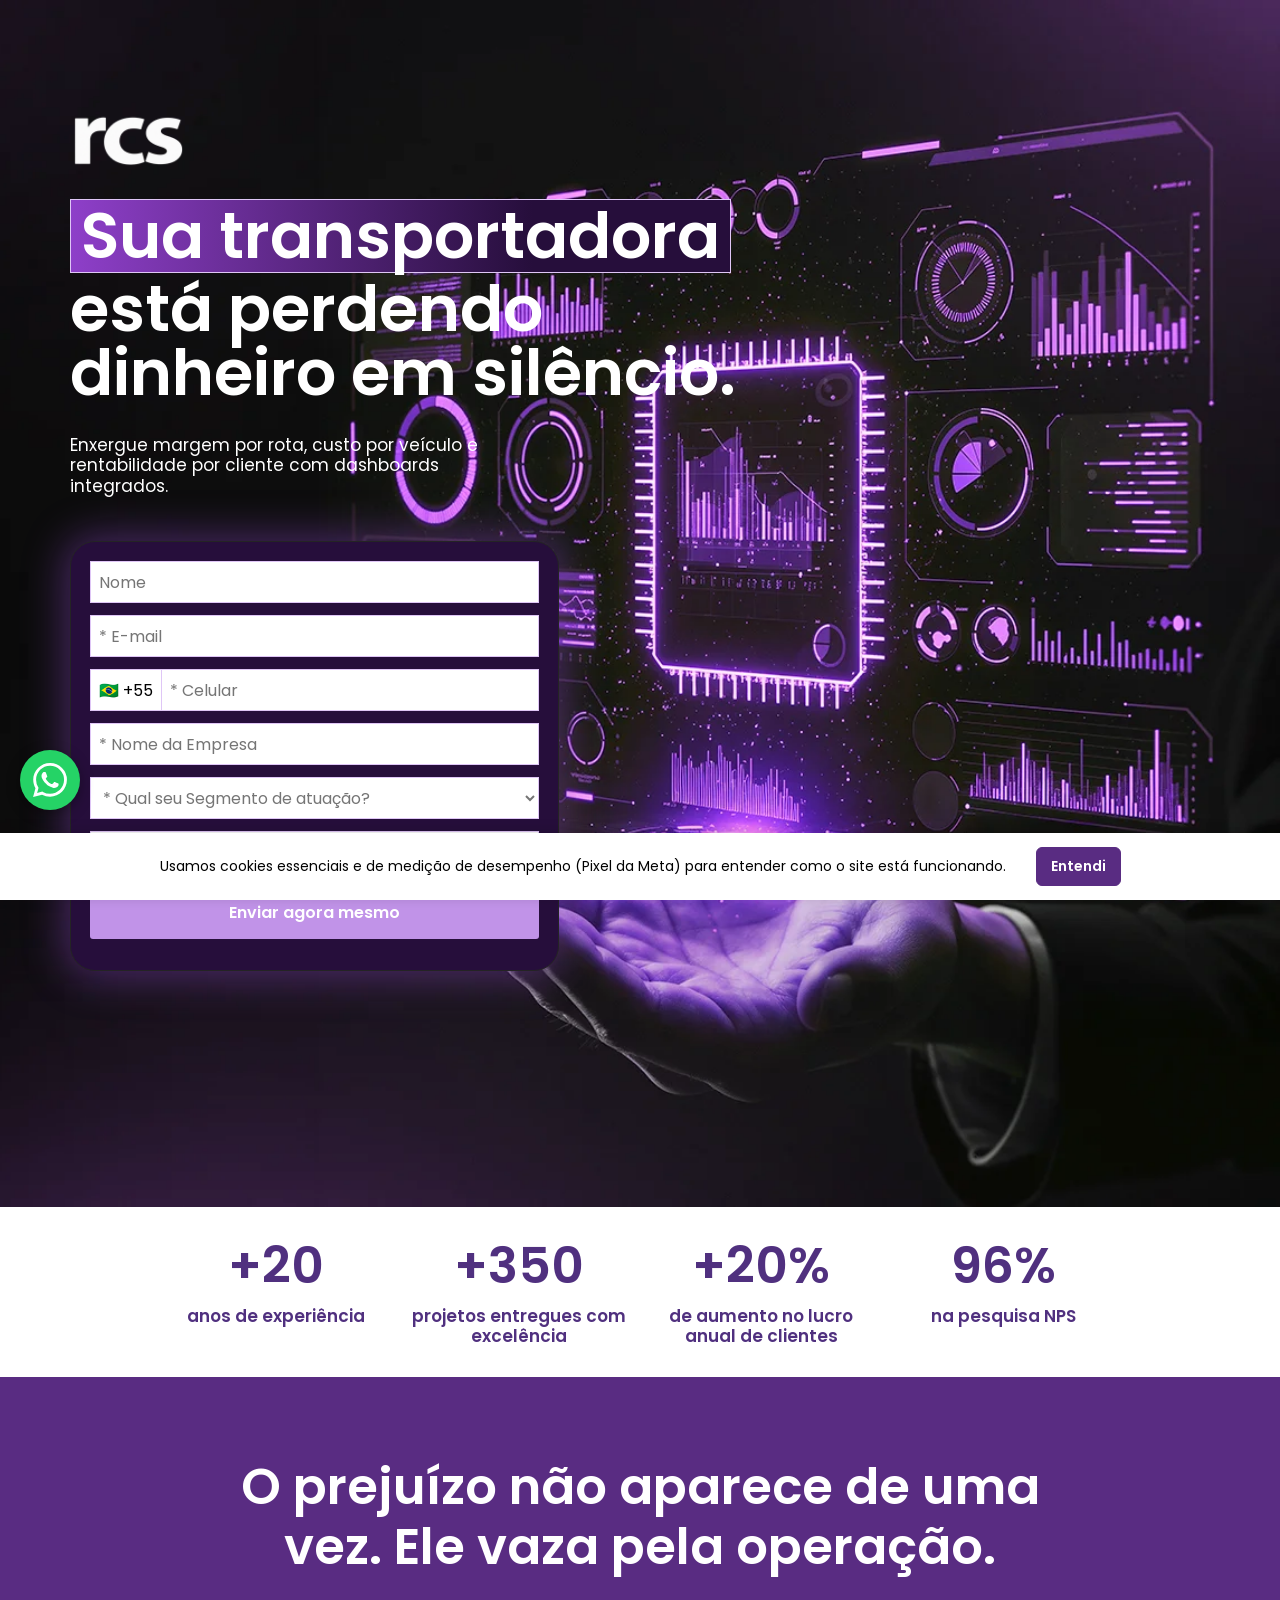
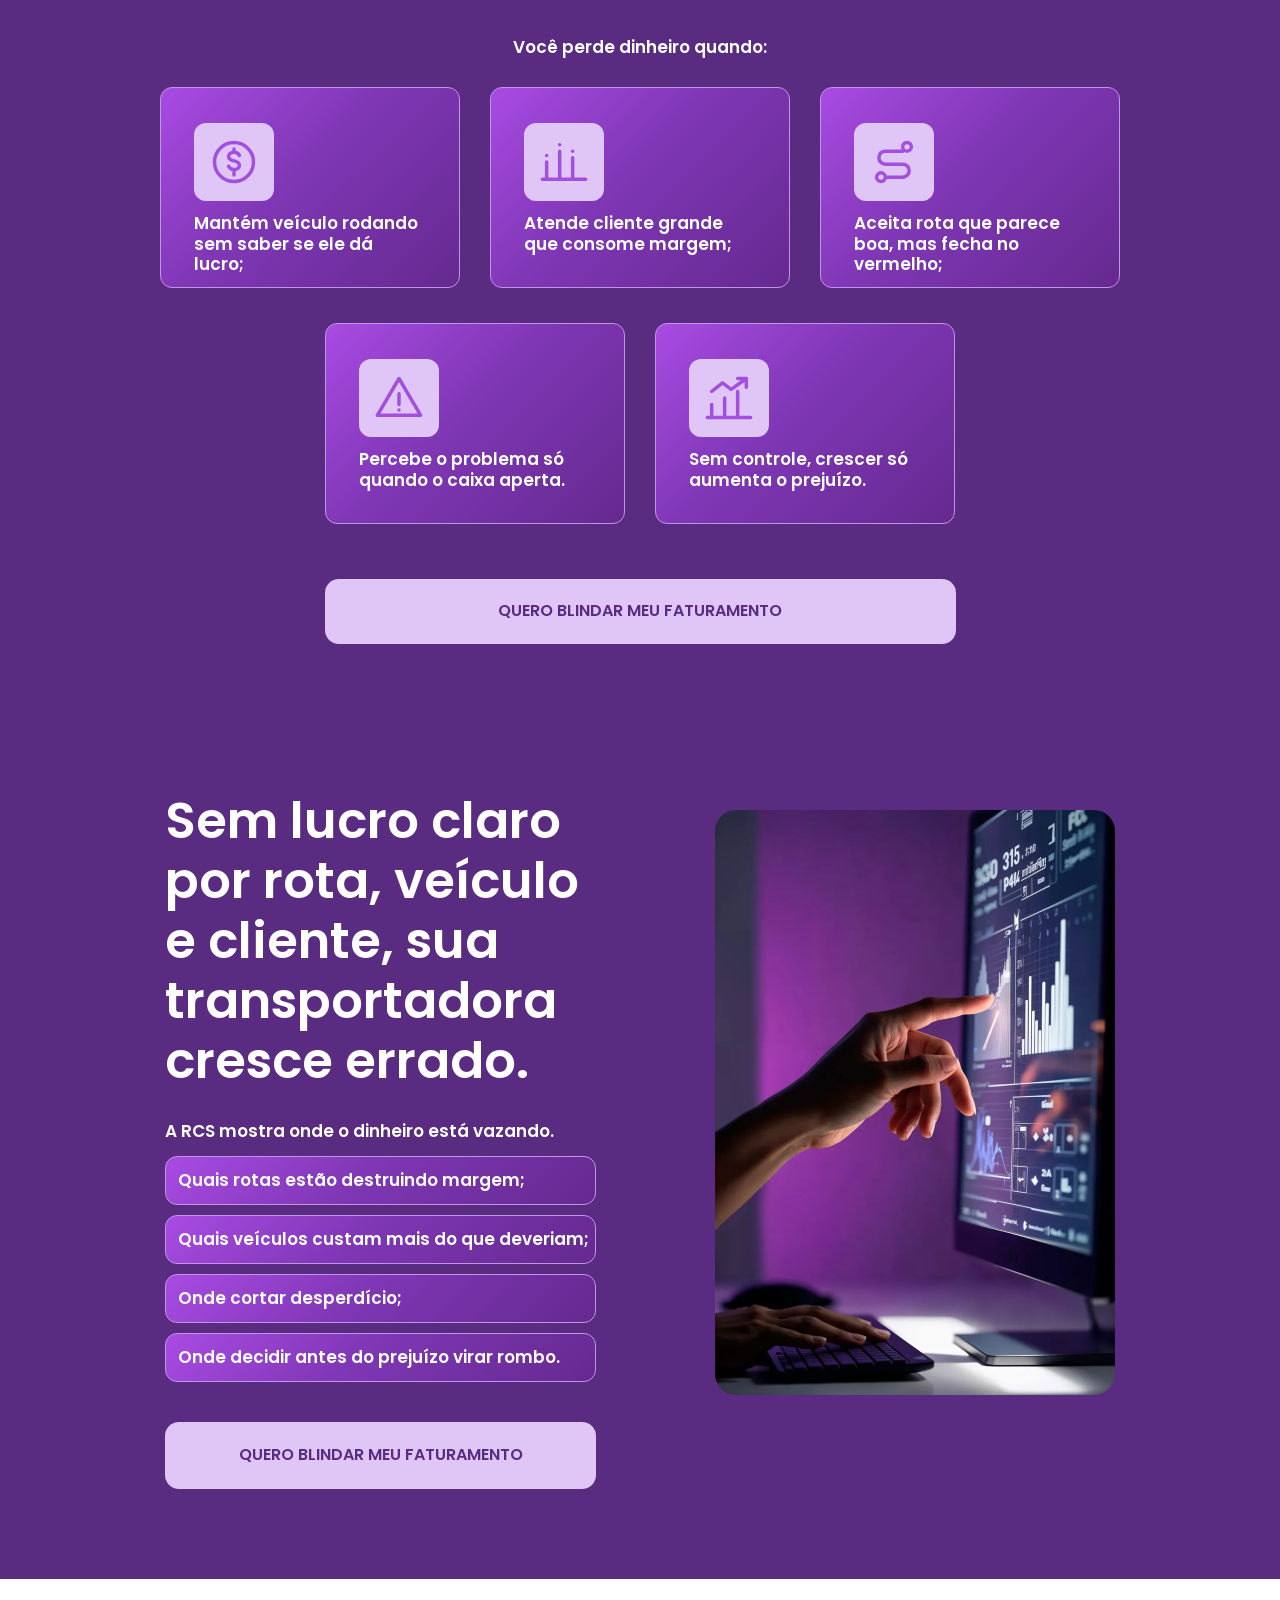
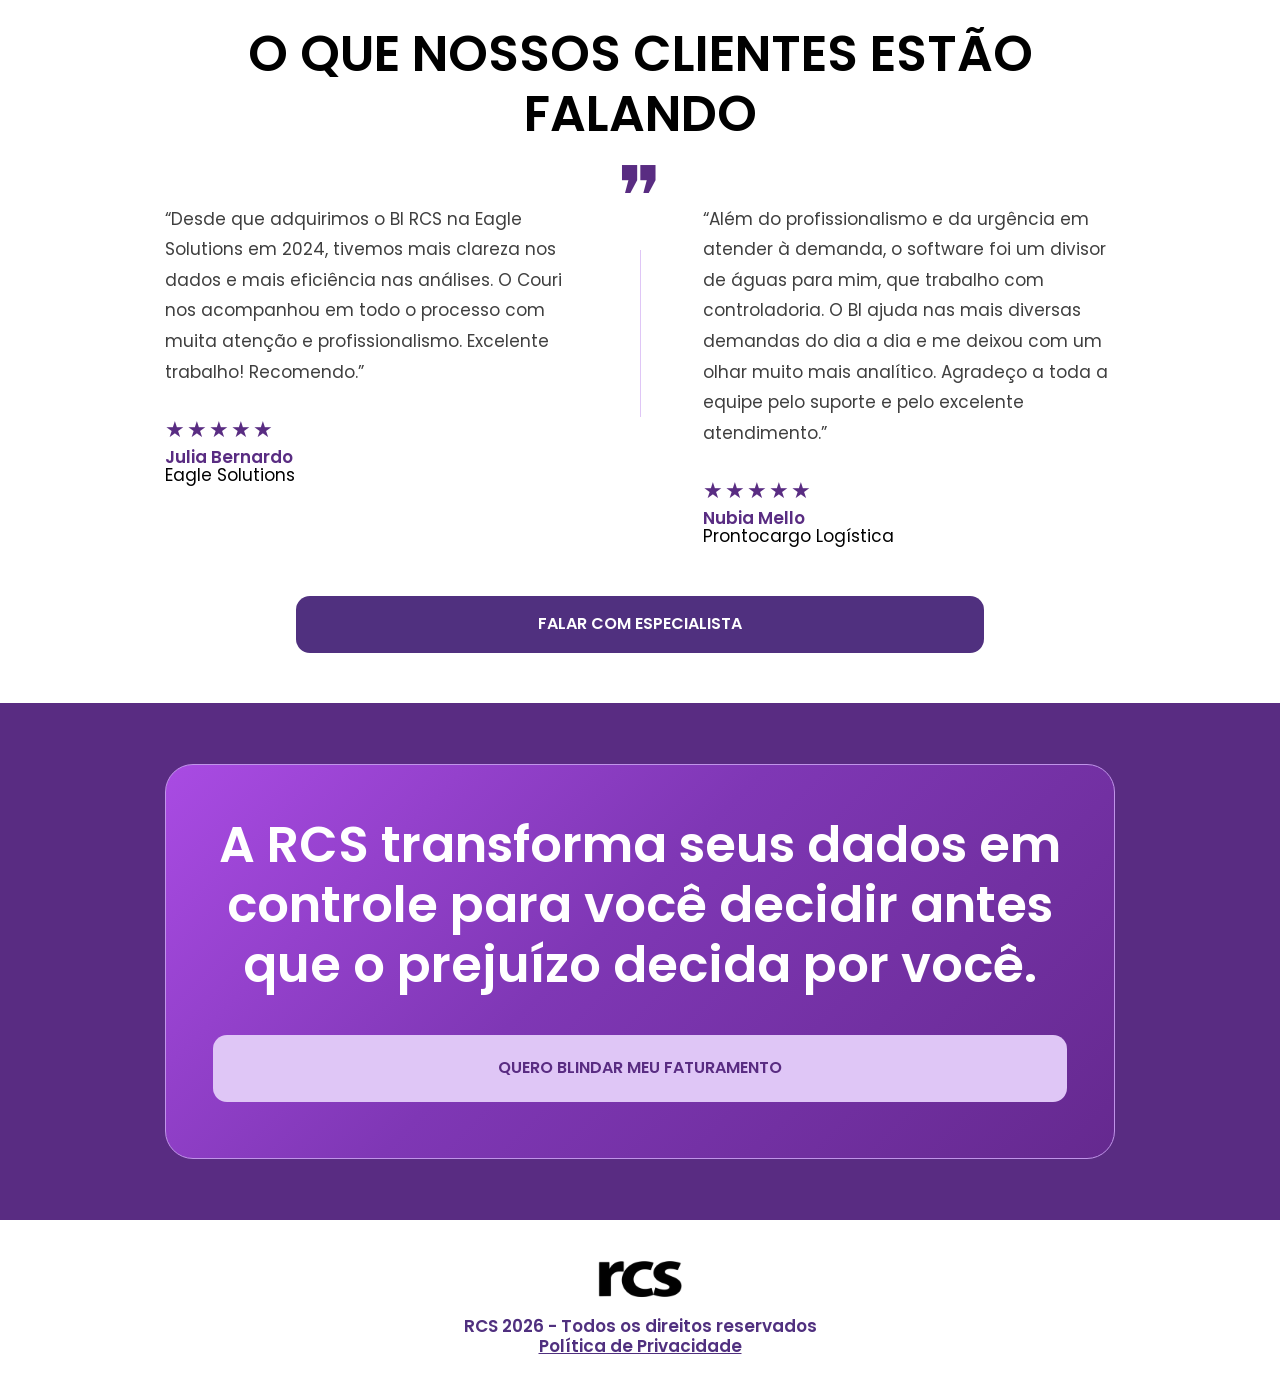
<file: index.html>
<!DOCTYPE html>
<html lang="pt-BR">
<head>
<meta charset="UTF-8">
<meta name="viewport" content="width=device-width, initial-scale=1">
<title>Transforme sua operação em uma torre de controle logístico.</title>
<meta name="description" content="Enxergue margem por rota, custo por veículo e rentabilidade por cliente com dashboards integrados.">
<meta property="og:locale" content="pt_BR">
<meta property="og:type" content="website">
<meta property="og:title" content="Sua transportadora está perdendo dinheiro em silêncio.">
<meta property="og:description" content="Enxergue margem por rota, custo por veículo e rentabilidade por cliente com dashboards integrados.">
<meta property="og:site_name" content="RCS">
<link rel="preconnect" href="https://fonts.googleapis.com">
<link rel="preconnect" href="https://fonts.gstatic.com" crossorigin>
<link href="https://fonts.googleapis.com/css2?family=Poppins:wght@400;600&display=swap" rel="stylesheet">
<link rel="stylesheet" href="style.css">
</head>
<body>

<!-- 1. HERO + FORMULÁRIO -->
<section class="hero" id="hero">
  <div class="container hero__inner">
    <img src="assets/logo-branca.png" class="logo-img logo-img--hero" alt="RCS" width="240" height="120">
    <h1><span class="h1-destaque">Sua transportadora</span> está perdendo dinheiro em silêncio.</h1>
    <p class="hero__sub">Enxergue margem por rota, custo por veículo e rentabilidade por cliente com dashboards integrados.</p>

    <div class="form-card" id="formulario">
      <form id="lead-form" novalidate>
        <input type="text" name="nome" placeholder="Nome" autocomplete="name">
        <input type="email" name="email" placeholder="* E-mail" required autocomplete="email">
        <div class="tel">
          <span class="tel__pais">🇧🇷 +55</span>
          <input type="tel" name="celular" placeholder="* Celular" required autocomplete="tel-national" inputmode="numeric" maxlength="15">
        </div>
        <input type="text" name="empresa" placeholder="* Nome da Empresa" required autocomplete="organization">
        <select name="segmento" required>
          <option value="" selected disabled>* Qual seu Segmento de atuação?</option>
          <option>Transportadora</option>
          <option>Operador logístico</option>
          <option>Indústria com operação logística própria</option>
          <option>Distribuidora / atacado</option>
          <option>Varejo</option>
        </select>
        <select name="veiculos" required>
          <option value="" selected disabled>* Quantos veículos fazem parte da sua operação?</option>
          <option>Até 5 veículos</option>
          <option>6 a 20</option>
          <option>21 a 100</option>
          <option>Mais de 100</option>
        </select>
        <!-- honeypot anti-spam -->
        <input type="text" name="website" class="hp" tabindex="-1" autocomplete="off" aria-hidden="true">
        <button type="submit" class="btn-form">Enviar agora mesmo</button>
        <p class="form-msg" id="form-msg" role="status" aria-live="polite"></p>
      </form>
    </div>
  </div>
</section>

<!-- 2. ESTATÍSTICAS -->
<section class="stats">
  <div class="container stats__grid">
    <div><strong>+20</strong><span>anos de experiência</span></div>
    <div><strong>+350</strong><span>projetos entregues com excelência</span></div>
    <div><strong>+20%</strong><span>de aumento no lucro anual de clientes</span></div>
    <div><strong>96%</strong><span>na pesquisa NPS</span></div>
  </div>
</section>

<!-- 3. DOR -->
<section class="roxo dor">
  <div class="container">
    <h2 class="center">O prejuízo não aparece de uma vez. Ele vaza pela operação.</h2>
    <p class="apoio center">Você perde dinheiro quando:</p>
    <div class="dor__grid">
      <div class="card glass">
        <div class="tile"><svg viewBox="0 0 24 24"><circle cx="12" cy="12" r="9"/><path d="M14.5 9c-.5-1-1.500-1.500-2.500-1.500-1.400 0-2.500.8-2.500 2s1 1.700 2.500 2 2.500.8 2.500 2-1.100 2-2.500 2c-1 0-2-.5-2.500-1.500M12 6v1.500M12 16.500V18"/></svg></div>
        <p>Mantém veículo rodando sem saber se ele dá lucro;</p>
      </div>
      <div class="card glass">
        <div class="tile"><svg viewBox="0 0 24 24"><path d="M4 20V12M10 20V7M16 20V10M22 20H2"/><path d="M4 9v.01M10 4v.01M16 7v.01"/></svg></div>
        <p>Atende cliente grande que consome margem;</p>
      </div>
      <div class="card glass">
        <div class="tile"><svg viewBox="0 0 24 24"><circle cx="6" cy="19" r="2"/><circle cx="18" cy="5" r="2"/><path d="M8 19h8a3 3 0 0 0 0-6H8a3 3 0 0 1 0-6h8"/></svg></div>
        <p>Aceita rota que parece boa, mas fecha no vermelho;</p>
      </div>
      <div class="card glass">
        <div class="tile"><svg viewBox="0 0 24 24"><path d="M12 3 2 20h20L12 3zM12 10v5M12 17.500v.01"/></svg></div>
        <p>Percebe o problema só quando o caixa aperta.</p>
      </div>
      <div class="card glass">
        <div class="tile"><svg viewBox="0 0 24 24"><path d="M4 20v-5M10 20v-8M16 20v-11M2 21h20M4 9l5-4 4 3 7-5M16 3h4v4"/></svg></div>
        <p>Sem controle, crescer só aumenta o prejuízo.</p>
      </div>
    </div>
    <a href="#hero" class="btn btn--lilas btn--dor">QUERO BLINDAR MEU FATURAMENTO</a>
  </div>
</section>

<!-- 4. SOLUÇÃO -->
<section class="roxo solucao">
  <div class="container solucao__inner">
    <div class="solucao__texto">
      <h2>Sem lucro claro por rota, veículo e cliente, sua transportadora cresce errado.</h2>
      <p class="apoio">A RCS mostra onde o dinheiro está vazando.</p>
      <ul class="lista">
        <li class="glass">Quais rotas estão destruindo margem;</li>
        <li class="glass">Quais veículos custam mais do que deveriam;</li>
        <li class="glass">Onde cortar desperdício;</li>
        <li class="glass">Onde decidir antes do prejuízo virar rombo.</li>
      </ul>
      <a href="#hero" class="btn btn--lilas btn--solucao">QUERO BLINDAR MEU FATURAMENTO</a>
    </div>
    <div class="solucao__img" role="img" aria-label="Mão tocando monitor com dashboards"></div>
  </div>
</section>

<!-- 5. DEPOIMENTOS -->
<section class="depo">
  <div class="container">
    <h2 class="depo__titulo">O que nossos clientes estão falando</h2>
    <div class="depo__grid">
      <article>
        <p class="depo__texto">“Desde que adquirimos o BI RCS na Eagle Solutions em 2024, tivemos mais clareza nos dados e mais eficiência nas análises. O Couri nos acompanhou em todo o processo com muita atenção e profissionalismo. Excelente trabalho! Recomendo.”</p>
        <div class="autor">
          <div><div class="estrelas" aria-label="5 estrelas">★★★★★</div><strong>Julia Bernardo</strong><span>Eagle Solutions</span></div>
        </div>
      </article>
      <div class="depo__sep" aria-hidden="true"><span class="aspas">❞</span><i></i></div>
      <article>
        <p class="depo__texto">“Além do profissionalismo e da urgência em atender à demanda, o software foi um divisor de águas para mim, que trabalho com controladoria. O BI ajuda nas mais diversas demandas do dia a dia e me deixou com um olhar muito mais analítico. Agradeço a toda a equipe pelo suporte e pelo excelente atendimento.”</p>
        <div class="autor">
          <div><div class="estrelas" aria-label="5 estrelas">★★★★★</div><strong>Nubia Mello</strong><span>Prontocargo Logística</span></div>
        </div>
      </article>
    </div>
    <a href="#hero" class="btn btn--roxo">FALAR COM ESPECIALISTA</a>
  </div>
</section>

<!-- 6. CTA FINAL -->
<section class="roxo cta-final">
  <div class="container">
    <div class="glass cta-final__box">
      <h2 class="center">A RCS transforma seus dados em controle para você decidir antes que o prejuízo decida por você.</h2>
      <a href="#hero" class="btn btn--lilas btn--full">QUERO BLINDAR MEU FATURAMENTO</a>
    </div>
  </div>
</section>

<!-- 7. RODAPÉ -->
<footer class="rodape">
  <img src="assets/logo-preta.png" class="logo-img logo-img--rodape" alt="RCS" width="240" height="120" loading="lazy">
  <p>RCS 2026 - Todos os direitos reservados<br><a href="/privacidade">Política de Privacidade</a></p>
</footer>

<!-- Botão WhatsApp -->
<a href="https://wa.me/5511999091163?text=Ol%C3%A1!%20Vim%20pela%20p%C3%A1gina%20da%20Torre%20de%20Controle%20Log%C3%ADstico%20e%20gostaria%20de%20saber%20mais." class="wpp" target="_blank" rel="noopener" aria-label="Falar no WhatsApp">
  <svg viewBox="0 0 24 24" aria-hidden="true"><path d="M17.472 14.382c-.297-.149-1.758-.867-2.03-.967-.273-.099-.471-.148-.67.15-.197.297-.767.966-.94 1.164-.173.199-.347.223-.644.075-.297-.15-1.255-.463-2.39-1.475-.883-.788-1.48-1.761-1.653-2.059-.173-.297-.018-.458.13-.606.134-.133.298-.347.446-.52.149-.174.198-.298.298-.497.099-.198.05-.371-.025-.52-.075-.149-.669-1.612-.916-2.207-.242-.579-.487-.5-.669-.51-.173-.008-.371-.01-.57-.01-.198 0-.52.074-.792.372-.272.297-1.04 1.016-1.04 2.479 0 1.462 1.065 2.875 1.213 3.074.149.198 2.096 3.2 5.077 4.487.709.306 1.262.489 1.694.625.712.227 1.36.195 1.871.118.571-.085 1.758-.719 2.006-1.413.248-.694.248-1.289.173-1.413-.074-.124-.272-.198-.57-.347m-5.421 7.403h-.004a9.87 9.87 0 01-5.031-1.378l-.361-.214-3.741.982.998-3.648-.235-.374a9.86 9.86 0 01-1.51-5.26c.001-5.45 4.436-9.884 9.888-9.884 2.64 0 5.122 1.03 6.988 2.898a9.825 9.825 0 012.893 6.994c-.003 5.45-4.437 9.884-9.885 9.884m8.413-18.297A11.815 11.815 0 0012.05 0C5.495 0 .16 5.335.157 11.892c0 2.096.547 4.142 1.588 5.945L.057 24l6.305-1.654a11.882 11.882 0 005.683 1.448h.005c6.554 0 11.89-5.335 11.893-11.893a11.821 11.821 0 00-3.48-8.413z"/></svg>
</a>

<!-- Banner LGPD -->
<div class="cookies" id="cookies" hidden>
  <p>Usamos cookies essenciais e de medição de desempenho (Pixel da Meta) para entender como o site está funcionando.</p>
  <div>
    <button type="button" data-cookie="ciente" class="cookies__ok">Entendi</button>
  </div>
</div>

<script src="script.js"></script>
</body>
</html>
</file>
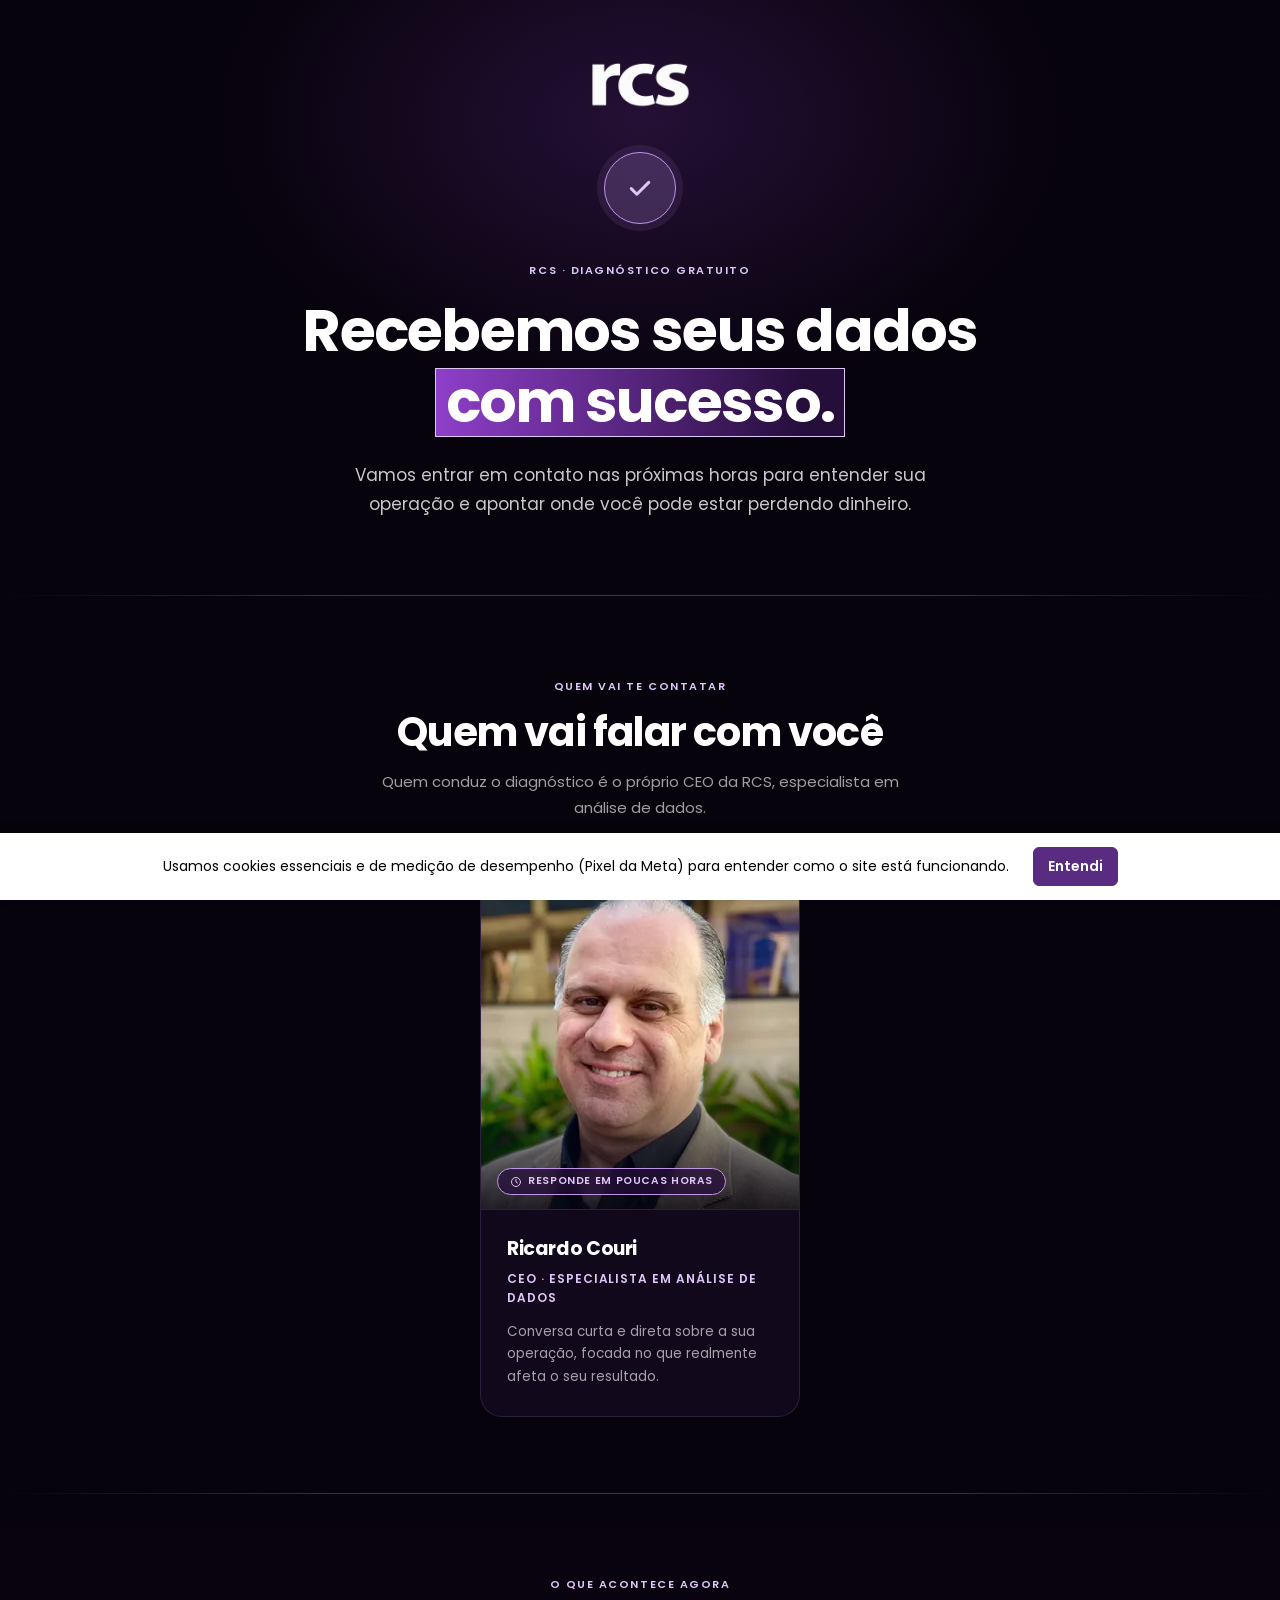
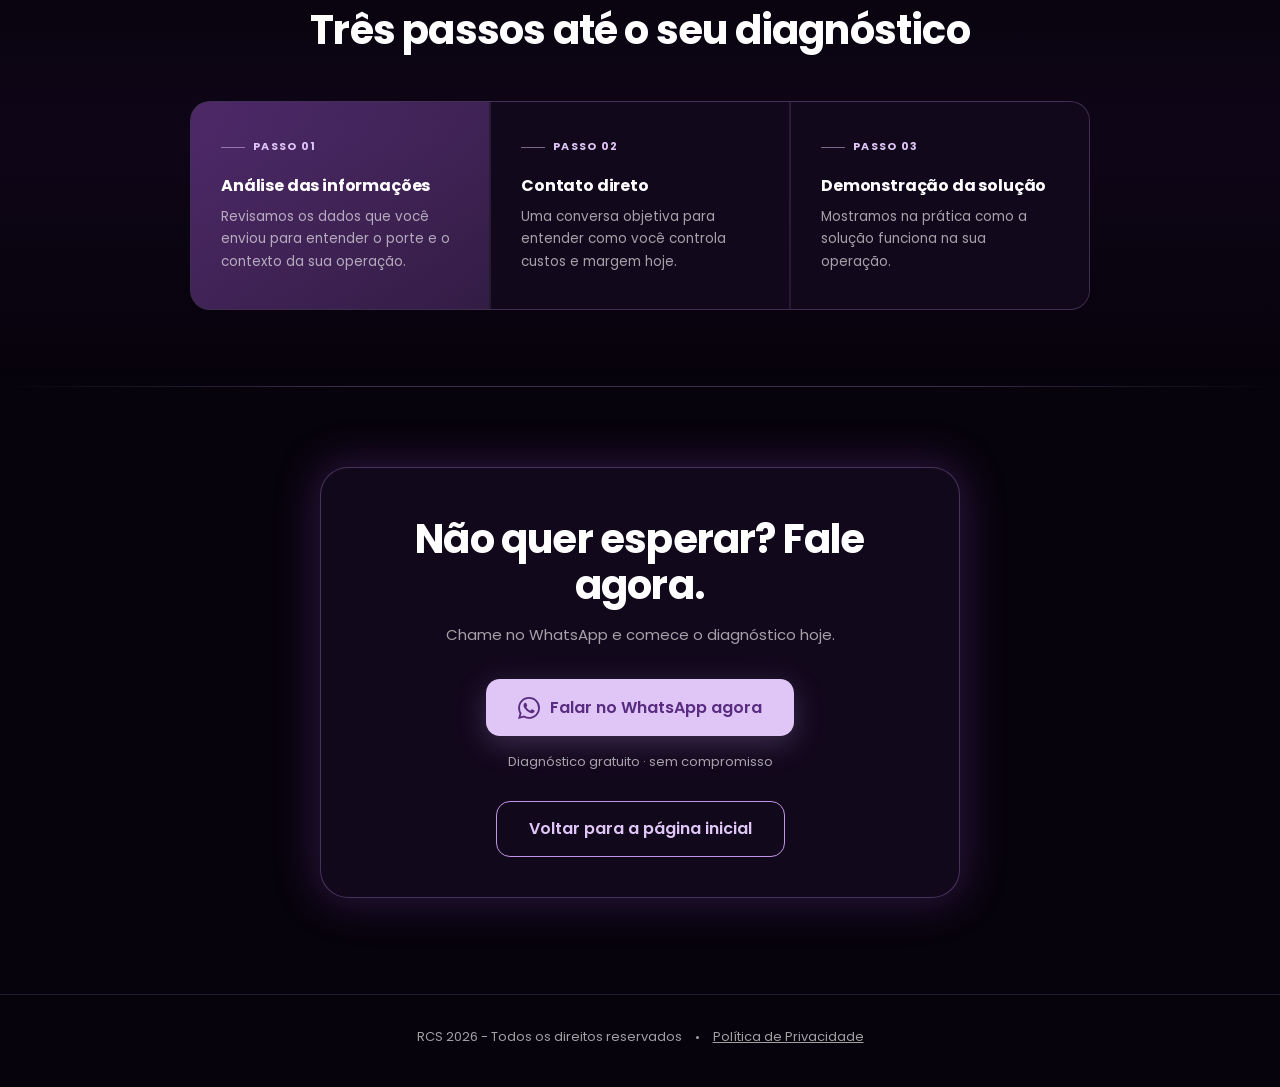
<file: obrigado.html>
<!DOCTYPE html>
<html lang="pt-BR">
<head>
<meta charset="UTF-8">
<meta name="viewport" content="width=device-width, initial-scale=1">
<title>Recebemos seus dados · RCS</title>
<meta name="robots" content="noindex, nofollow">
<link rel="preconnect" href="https://fonts.googleapis.com">
<link rel="preconnect" href="https://fonts.gstatic.com" crossorigin>
<link href="https://fonts.googleapis.com/css2?family=Poppins:wght@400;600;700&display=swap" rel="stylesheet">
<link rel="stylesheet" href="obrigado.css">
</head>
<body>

<!-- 1. CONFIRMAÇÃO -->
<section class="ob-hero">
  <div class="ob-container">
    <div class="ob-hero__inner">
      <a href="/" class="ob-logo-link reveal" aria-label="RCS — voltar para a página inicial"><img src="assets/logo-branca.png" class="ob-logo" alt="RCS" width="240" height="120"></a>
      <div class="ob-check reveal" aria-hidden="true">
        <svg viewBox="0 0 24 24"><path d="M5 12.5l4.5 4.5L19 7.5"/></svg>
      </div>
      <span class="ob-eyebrow reveal">RCS · Diagnóstico gratuito</span>
      <h1 class="ob-title reveal">Recebemos seus dados <em>com sucesso.</em></h1>
      <p class="ob-lead reveal">Vamos entrar em contato nas próximas horas para entender sua operação e apontar onde você pode estar perdendo dinheiro.</p>
    </div>
  </div>
</section>

<div class="ob-divider"></div>

<!-- 2. QUEM VAI TE CONTATAR -->
<section class="ob-team">
  <div class="ob-container">
    <div class="ob-header reveal">
      <span class="ob-label">Quem vai te contatar</span>
      <h2 class="ob-h2">Quem vai falar com você</h2>
      <p class="ob-sub">Quem conduz o diagnóstico é o próprio CEO da RCS, especialista em análise de dados.</p>
    </div>
    <div class="ob-team__grid reveal">
      <article class="ob-person">
        <div class="ob-person__foto">
          <img src="assets/especialista-640.webp" srcset="assets/especialista-320.webp 320w, assets/especialista-640.webp 640w" sizes="320px" class="ob-person__img" alt="Ricardo Couri, CEO da RCS" width="640" height="680" loading="lazy" decoding="async">
          <span class="ob-person__badge">
            <svg viewBox="0 0 24 24" aria-hidden="true"><circle cx="12" cy="12" r="9"/><path d="M12 7v5l3 2"/></svg>
            Responde em poucas horas
          </span>
        </div>
        <div class="ob-person__info">
          <h3>Ricardo Couri</h3>
          <p class="ob-person__cargo">CEO · Especialista em Análise de Dados</p>
          <p class="ob-person__txt">Conversa curta e direta sobre a sua operação, focada no que realmente afeta o seu resultado.</p>
        </div>
      </article>
    </div>
  </div>
</section>

<div class="ob-divider"></div>

<!-- 3. O QUE ACONTECE AGORA -->
<section class="ob-steps">
  <div class="ob-container">
    <div class="ob-header reveal">
      <span class="ob-label">O que acontece agora</span>
      <h2 class="ob-h2">Três passos até o seu diagnóstico</h2>
    </div>
    <div class="ob-steps__grid reveal">
      <div class="ob-step ob-step--destaque">
        <span class="ob-step__n">Passo 01</span>
        <h3>Análise das informações</h3>
        <p>Revisamos os dados que você enviou para entender o porte e o contexto da sua operação.</p>
      </div>
      <div class="ob-step">
        <span class="ob-step__n">Passo 02</span>
        <h3>Contato direto</h3>
        <p>Uma conversa objetiva para entender como você controla custos e margem hoje.</p>
      </div>
      <div class="ob-step">
        <span class="ob-step__n">Passo 03</span>
        <h3>Demonstração da solução</h3>
        <p>Mostramos na prática como a solução funciona na sua operação.</p>
      </div>
    </div>
  </div>
</section>

<div class="ob-divider"></div>

<!-- 4. CTA WHATSAPP -->
<section class="ob-cta">
  <div class="ob-container">
    <div class="ob-cta__box reveal">
      <h2 class="ob-h2">Não quer esperar? Fale agora.</h2>
      <p class="ob-sub">Chame no WhatsApp e comece o diagnóstico hoje.</p>
      <a href="https://wa.me/5511999091163?text=Ol%C3%A1!%20Acabei%20de%20enviar%20meus%20dados%20e%20gostaria%20de%20agilizar%20meu%20diagn%C3%B3stico%20gratuito." class="ob-btn" id="ob-wpp" target="_blank" rel="noopener">
        <svg viewBox="0 0 24 24" aria-hidden="true"><path d="M17.472 14.382c-.297-.149-1.758-.867-2.03-.967-.273-.099-.471-.148-.67.15-.197.297-.767.966-.94 1.164-.173.199-.347.223-.644.075-.297-.15-1.255-.463-2.39-1.475-.883-.788-1.48-1.761-1.653-2.059-.173-.297-.018-.458.13-.606.134-.133.298-.347.446-.52.149-.174.198-.298.298-.497.099-.198.05-.371-.025-.52-.075-.149-.669-1.612-.916-2.207-.242-.579-.487-.5-.669-.51-.173-.008-.371-.01-.57-.01-.198 0-.52.074-.792.372-.272.297-1.04 1.016-1.04 2.479 0 1.462 1.065 2.875 1.213 3.074.149.198 2.096 3.2 5.077 4.487.709.306 1.262.489 1.694.625.712.227 1.36.195 1.871.118.571-.085 1.758-.719 2.006-1.413.248-.694.248-1.289.173-1.413-.074-.124-.272-.198-.57-.347m-5.421 7.403h-.004a9.87 9.87 0 01-5.031-1.378l-.361-.214-3.741.982.998-3.648-.235-.374a9.86 9.86 0 01-1.51-5.26c.001-5.45 4.436-9.884 9.888-9.884 2.64 0 5.122 1.03 6.988 2.898a9.825 9.825 0 012.893 6.994c-.003 5.45-4.437 9.884-9.885 9.884m8.413-18.297A11.815 11.815 0 0012.05 0C5.495 0 .16 5.335.157 11.892c0 2.096.547 4.142 1.588 5.945L.057 24l6.305-1.654a11.882 11.882 0 005.683 1.448h.005c6.554 0 11.89-5.335 11.893-11.893a11.821 11.821 0 00-3.48-8.413z"/></svg>
        Falar no WhatsApp agora
      </a>
      <p class="ob-assurance">Diagnóstico gratuito · sem compromisso</p>
      <a href="/" class="ob-btn ob-btn--sec">Voltar para a página inicial</a>
    </div>
  </div>
</section>

<!-- 5. RODAPÉ -->
<footer class="ob-footer">
  <p>RCS 2026 - Todos os direitos reservados<span class="ob-dot" aria-hidden="true"></span><a href="/privacidade">Política de Privacidade</a></p>
</footer>

<!-- Banner LGPD -->
<div class="cookies" id="cookies" hidden>
  <p>Usamos cookies essenciais e de medição de desempenho (Pixel da Meta) para entender como o site está funcionando.</p>
  <div>
    <button type="button" data-cookie="ciente" class="cookies__ok">Entendi</button>
  </div>
</div>

<script src="obrigado.js"></script>
</body>
</html>
</file>
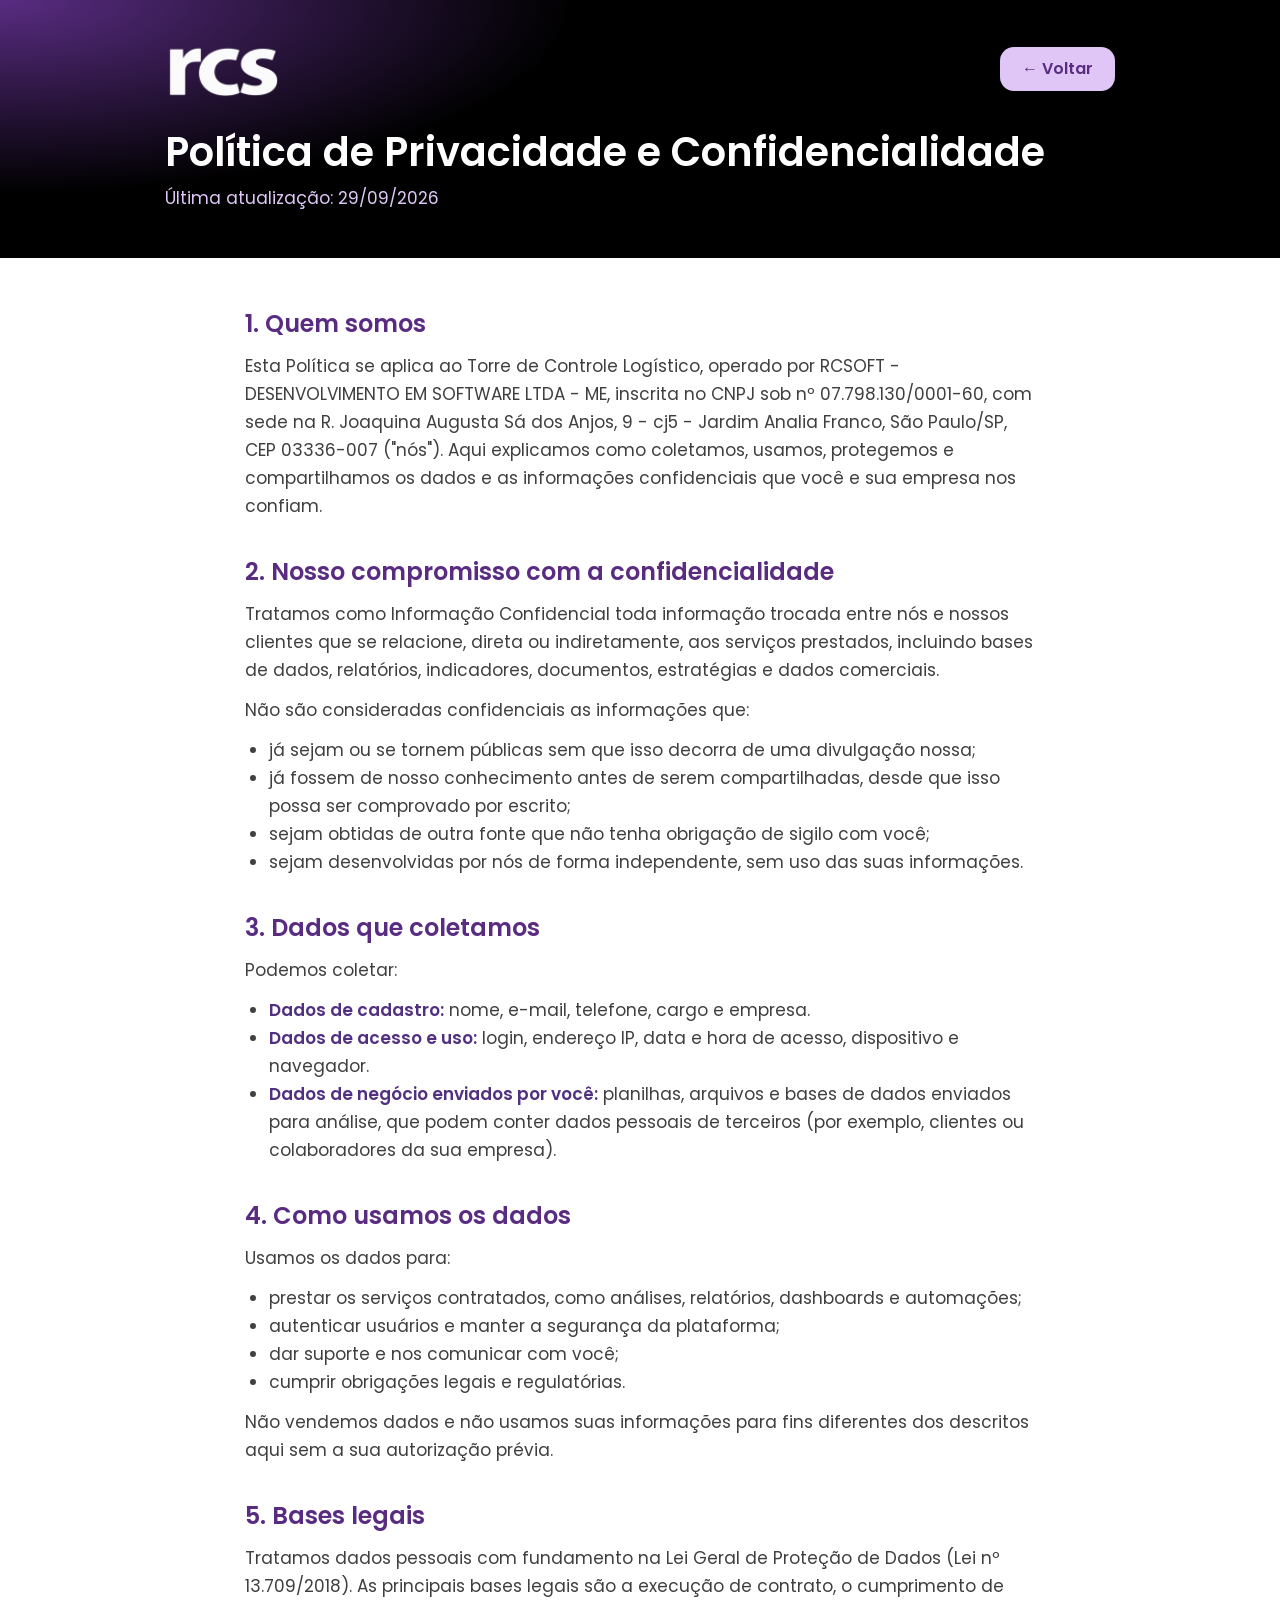
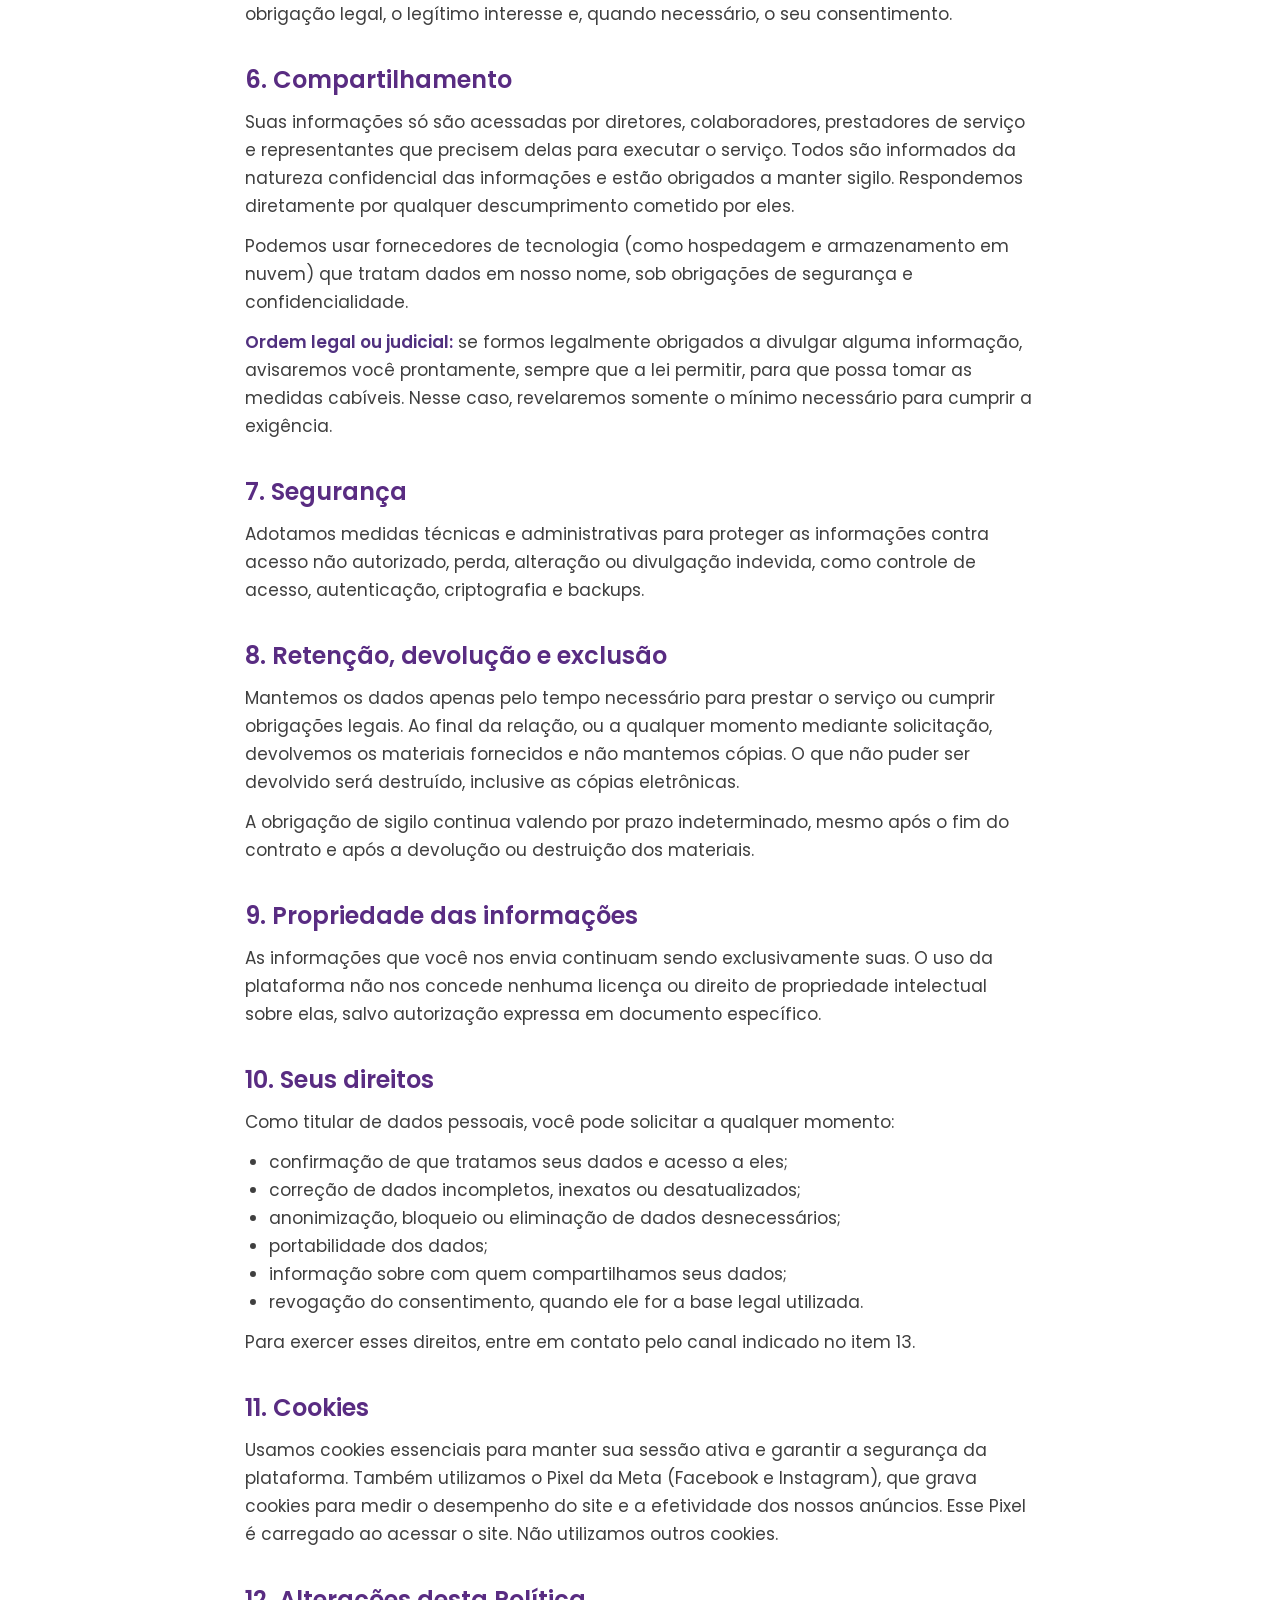
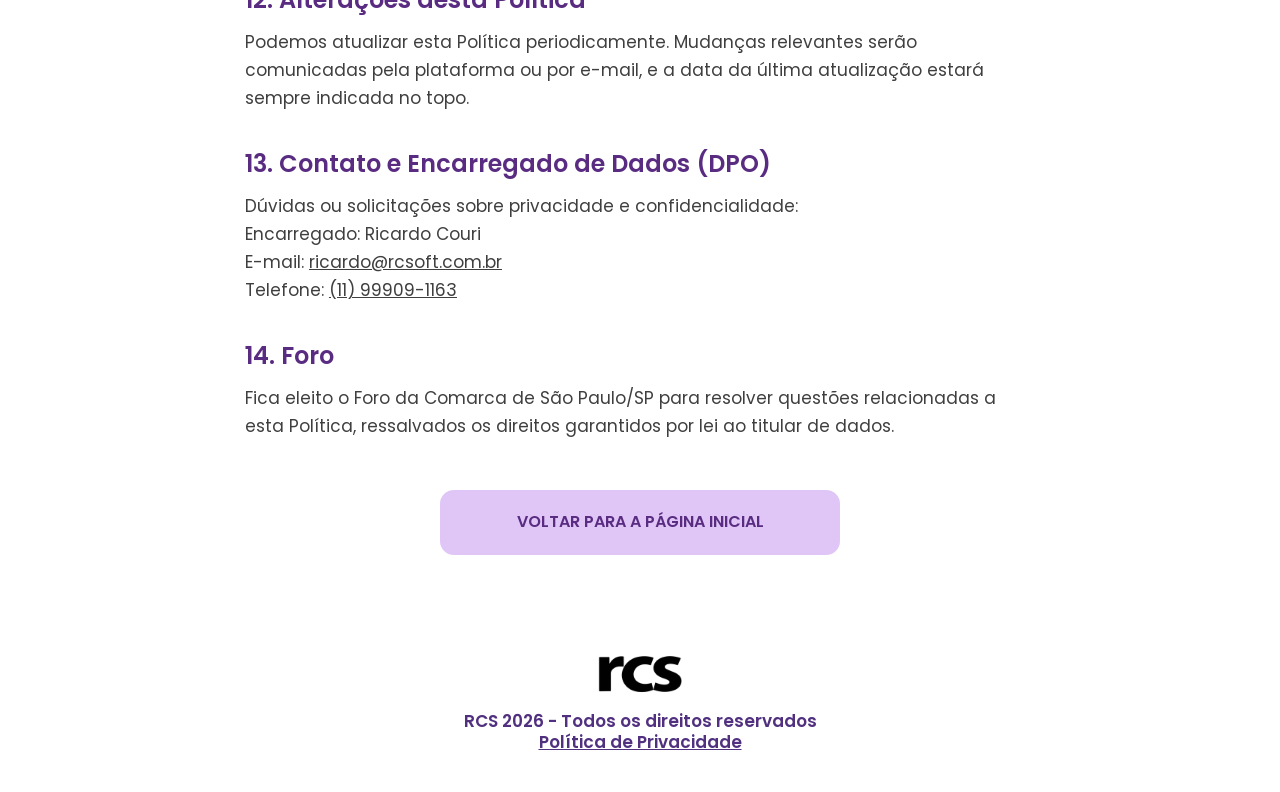
<file: privacidade.html>
<!DOCTYPE html>
<html lang="pt-BR">
<head>
<meta charset="UTF-8">
<meta name="viewport" content="width=device-width, initial-scale=1">
<title>Política de Privacidade | RCS</title>
<meta name="description" content="Política de Privacidade e Confidencialidade da Torre de Controle Logístico, da RCSOFT.">
<meta name="robots" content="index, follow">
<link rel="preconnect" href="https://fonts.googleapis.com">
<link rel="preconnect" href="https://fonts.gstatic.com" crossorigin>
<link href="https://fonts.googleapis.com/css2?family=Poppins:wght@400;600&display=swap" rel="stylesheet">
<link rel="stylesheet" href="style.css">
</head>
<body>

<header class="pt-topo">
  <div class="container">
    <div class="pt-nav">
      <a href="/"><img src="assets/logo-branca.png" class="logo-img logo-img--hero" alt="RCS" width="240" height="120"></a>
      <a href="/" class="pt-topo__voltar">← Voltar</a>
    </div>
    <h1>Política de Privacidade e Confidencialidade</h1>
    <p>Última atualização: 29/09/2026</p>
  </div>
</header>

<main class="pt-corpo">
  <div class="container">

    <h2>1. Quem somos</h2>
    <p>Esta Política se aplica ao Torre de Controle Logístico, operado por RCSOFT - DESENVOLVIMENTO EM SOFTWARE LTDA - ME, inscrita no CNPJ sob nº 07.798.130/0001-60, com sede na R. Joaquina Augusta Sá dos Anjos, 9 - cj5 - Jardim Analia Franco, São Paulo/SP, CEP 03336-007 ("nós"). Aqui explicamos como coletamos, usamos, protegemos e compartilhamos os dados e as informações confidenciais que você e sua empresa nos confiam.</p>

    <h2>2. Nosso compromisso com a confidencialidade</h2>
    <p>Tratamos como Informação Confidencial toda informação trocada entre nós e nossos clientes que se relacione, direta ou indiretamente, aos serviços prestados, incluindo bases de dados, relatórios, indicadores, documentos, estratégias e dados comerciais.</p>
    <p>Não são consideradas confidenciais as informações que:</p>
    <ul>
      <li>já sejam ou se tornem públicas sem que isso decorra de uma divulgação nossa;</li>
      <li>já fossem de nosso conhecimento antes de serem compartilhadas, desde que isso possa ser comprovado por escrito;</li>
      <li>sejam obtidas de outra fonte que não tenha obrigação de sigilo com você;</li>
      <li>sejam desenvolvidas por nós de forma independente, sem uso das suas informações.</li>
    </ul>

    <h2>3. Dados que coletamos</h2>
    <p>Podemos coletar:</p>
    <ul>
      <li><strong>Dados de cadastro:</strong> nome, e-mail, telefone, cargo e empresa.</li>
      <li><strong>Dados de acesso e uso:</strong> login, endereço IP, data e hora de acesso, dispositivo e navegador.</li>
      <li><strong>Dados de negócio enviados por você:</strong> planilhas, arquivos e bases de dados enviados para análise, que podem conter dados pessoais de terceiros (por exemplo, clientes ou colaboradores da sua empresa).</li>
    </ul>

    <h2>4. Como usamos os dados</h2>
    <p>Usamos os dados para:</p>
    <ul>
      <li>prestar os serviços contratados, como análises, relatórios, dashboards e automações;</li>
      <li>autenticar usuários e manter a segurança da plataforma;</li>
      <li>dar suporte e nos comunicar com você;</li>
      <li>cumprir obrigações legais e regulatórias.</li>
    </ul>
    <p>Não vendemos dados e não usamos suas informações para fins diferentes dos descritos aqui sem a sua autorização prévia.</p>

    <h2>5. Bases legais</h2>
    <p>Tratamos dados pessoais com fundamento na Lei Geral de Proteção de Dados (Lei nº 13.709/2018). As principais bases legais são a execução de contrato, o cumprimento de obrigação legal, o legítimo interesse e, quando necessário, o seu consentimento.</p>

    <h2>6. Compartilhamento</h2>
    <p>Suas informações só são acessadas por diretores, colaboradores, prestadores de serviço e representantes que precisem delas para executar o serviço. Todos são informados da natureza confidencial das informações e estão obrigados a manter sigilo. Respondemos diretamente por qualquer descumprimento cometido por eles.</p>
    <p>Podemos usar fornecedores de tecnologia (como hospedagem e armazenamento em nuvem) que tratam dados em nosso nome, sob obrigações de segurança e confidencialidade.</p>
    <p><strong>Ordem legal ou judicial:</strong> se formos legalmente obrigados a divulgar alguma informação, avisaremos você prontamente, sempre que a lei permitir, para que possa tomar as medidas cabíveis. Nesse caso, revelaremos somente o mínimo necessário para cumprir a exigência.</p>

    <h2>7. Segurança</h2>
    <p>Adotamos medidas técnicas e administrativas para proteger as informações contra acesso não autorizado, perda, alteração ou divulgação indevida, como controle de acesso, autenticação, criptografia e backups.</p>

    <h2>8. Retenção, devolução e exclusão</h2>
    <p>Mantemos os dados apenas pelo tempo necessário para prestar o serviço ou cumprir obrigações legais. Ao final da relação, ou a qualquer momento mediante solicitação, devolvemos os materiais fornecidos e não mantemos cópias. O que não puder ser devolvido será destruído, inclusive as cópias eletrônicas.</p>
    <p>A obrigação de sigilo continua valendo por prazo indeterminado, mesmo após o fim do contrato e após a devolução ou destruição dos materiais.</p>

    <h2>9. Propriedade das informações</h2>
    <p>As informações que você nos envia continuam sendo exclusivamente suas. O uso da plataforma não nos concede nenhuma licença ou direito de propriedade intelectual sobre elas, salvo autorização expressa em documento específico.</p>

    <h2>10. Seus direitos</h2>
    <p>Como titular de dados pessoais, você pode solicitar a qualquer momento:</p>
    <ul>
      <li>confirmação de que tratamos seus dados e acesso a eles;</li>
      <li>correção de dados incompletos, inexatos ou desatualizados;</li>
      <li>anonimização, bloqueio ou eliminação de dados desnecessários;</li>
      <li>portabilidade dos dados;</li>
      <li>informação sobre com quem compartilhamos seus dados;</li>
      <li>revogação do consentimento, quando ele for a base legal utilizada.</li>
    </ul>
    <p>Para exercer esses direitos, entre em contato pelo canal indicado no item 13.</p>

    <h2>11. Cookies</h2>
    <p>Usamos cookies essenciais para manter sua sessão ativa e garantir a segurança da plataforma. Também utilizamos o Pixel da Meta (Facebook e Instagram), que grava cookies para medir o desempenho do site e a efetividade dos nossos anúncios. Esse Pixel é carregado ao acessar o site. Não utilizamos outros cookies.</p>

    <h2>12. Alterações desta Política</h2>
    <p>Podemos atualizar esta Política periodicamente. Mudanças relevantes serão comunicadas pela plataforma ou por e-mail, e a data da última atualização estará sempre indicada no topo.</p>

    <h2>13. Contato e Encarregado de Dados (DPO)</h2>
    <p>Dúvidas ou solicitações sobre privacidade e confidencialidade:<br>
    Encarregado: Ricardo Couri<br>
    E-mail: <a href="mailto:ricardo@rcsoft.com.br">ricardo@rcsoft.com.br</a><br>
    Telefone: <a href="tel:+5511999091163">(11) 99909-1163</a></p>

    <h2>14. Foro</h2>
    <p>Fica eleito o Foro da Comarca de São Paulo/SP para resolver questões relacionadas a esta Política, ressalvados os direitos garantidos por lei ao titular de dados.</p>

    <a href="/" class="btn btn--lilas pt-voltar">VOLTAR PARA A PÁGINA INICIAL</a>
  </div>
</main>

<footer class="rodape">
  <img src="assets/logo-preta.png" class="logo-img logo-img--rodape" alt="RCS" width="240" height="120" loading="lazy">
  <p>RCS 2026 - Todos os direitos reservados<br><a href="/privacidade">Política de Privacidade</a></p>
</footer>

</body>
</html>
</file>
<file: style.css>
:root {
  --roxo: #592C82;
  --roxo-texto: #50307F;
  --roxo-profundo: #260E3B;
  --lilas: #DFC6F6;
  --lilas-borda: #C094E9;
  --lilas-form: #C193E8;
  --cinza: #3F3F3F;
  --glass: linear-gradient(135deg, #A94BE3 0%, #7F37B5 45%, #65298F 100%);
}

*, *::before, *::after { box-sizing: border-box; margin: 0; padding: 0; }
html { scroll-behavior: smooth; }
body { font-family: 'Poppins', sans-serif; font-size: 17px; line-height: 1.2; color: #000; background: #fff; }
a { color: inherit; }
.container { width: 100%; max-width: 980px; margin: 0 auto; padding: 0 15px; }
.center { text-align: center; }
h1, h2 { font-weight: 600; }
h2 { font-size: 50px; line-height: 60px; }
.apoio { font-weight: 600; color: #fff; }
.roxo { background: var(--roxo); color: #fff; }

/* Logos */
.logo-img { display: block; width: auto; }
.logo-img--hero { height: 58px; }
.logo-img--rodape { height: 45px; margin: 0 auto; }

/* Glass */
.glass { background: var(--glass); border: .8px solid var(--lilas-borda); }

/* Botões */
.btn { display: flex; align-items: center; justify-content: center; text-align: center; text-decoration: none;
  font-size: 16px; line-height: 20.8px; font-weight: 600; border-radius: 14px; padding: 14px 20px; margin: 0 auto; }
.btn--lilas { background: var(--lilas); color: var(--roxo); min-height: 65px; }
.btn--roxo { background: var(--roxo-texto); color: #fff; max-width: 688px; min-height: 57px; }
.btn--full { width: 100%; }

/* HERO */
.hero {
  background:
    url('assets/hero.webp') right center / cover no-repeat,
    radial-gradient(ellipse 50% 45% at 0% 0%, var(--roxo) 0%, transparent 70%),
    radial-gradient(ellipse 40% 50% at 85% 50%, rgba(142,63,201,.35) 0%, transparent 70%),
    #000;
  color: #fff; padding: 109px 0 100px; min-height: 1207px;
}
.hero__inner { max-width: 1200px; padding-left: 30px; } /* diminua para mover logo, título e formulário para a esquerda */
.hero h1 { font-size: 64px; line-height: 64px; max-width: 720px; margin-top: 32px; }
.h1-destaque { display: block; width: fit-content; white-space: nowrap; margin-bottom: 4px;
  background: linear-gradient(90deg, #8E3FC9, var(--roxo-profundo) 70%); border: .8px solid var(--lilas); padding: 4px 10px; }
.hero__sub { max-width: 462px; margin-top: 30px; }

.form-card { width: 489px; max-width: 100%; margin-top: 45px; padding: 19px; background: var(--roxo-profundo);
  border: .8px solid #242424; border-radius: 25px; box-shadow: 0 0 40px 6px rgba(140,70,200,.45); }
#lead-form { display: flex; flex-direction: column; gap: 12px; }
#lead-form input, #lead-form select { width: 100%; height: 42px; padding: 0 8px; background: #fff; color: #000;
  border: .8px solid var(--lilas); border-radius: 0; font: 400 16px 'Poppins', sans-serif; }
#lead-form input::placeholder { color: #757575; }
#lead-form select:invalid { color: #757575; }
#lead-form .invalido { border-color: #ff6b6b; }
.tel { display: flex; }
.tel__pais { display: flex; align-items: center; padding: 0 8px; background: #fff; border: .8px solid var(--lilas); border-right: 0; font-size: 16px; color: #000; white-space: nowrap; }
.hp { position: absolute !important; left: -9999px; }
.btn-form { height: 54px; background: var(--lilas-form); color: #fff; border: 0; border-radius: 3px; font: 600 16px 'Poppins', sans-serif; cursor: pointer; }
.btn-form:disabled { opacity: .6; cursor: wait; }
.form-msg { font-size: 15px; line-height: 1.3; }
.form-msg.ok { color: #9cf0b5; }
.form-msg.erro { color: #ff9c9c; }

/* STATS */
.stats { padding: 29px 0 30px; text-align: center; color: var(--roxo-texto); }
.stats__grid { display: grid; grid-template-columns: repeat(4, 1fr); gap: 20px; }
.stats strong { display: block; font-size: 50px; line-height: 60px; font-weight: 600; }
.stats span { display: block; margin-top: 10px; font-weight: 600; }

/* DOR */
.dor { padding: 80px 0 75px; }
.dor .apoio { margin-top: 60px; }
.dor h2 { max-width: 882px; margin: 0 auto; }
.dor .container { max-width: 1000px; }
.dor__grid { display: flex; flex-wrap: wrap; justify-content: center; gap: 35px 30px; margin: 30px auto 0; max-width: 960px; }
.card { flex: 0 1 300px; height: 201px; border-radius: 12px; padding: 35px 33px; }
.card p { margin-top: 12px; font-weight: 600; color: #fff; }
.tile { width: 80px; height: 78px; background: var(--lilas); border-radius: 12px; display: grid; place-items: center; }
.tile svg { width: 52px; height: 52px; fill: none; stroke: #A24FE0; stroke-width: 1.6; stroke-linecap: round; stroke-linejoin: round; }
.btn--dor { max-width: 631px; height: 65px; margin-top: 55px; }

/* SOLUÇÃO */
.solucao { padding: 72px 0 90px; }
.solucao__inner { display: flex; gap: 40px; justify-content: space-between; }
.solucao__texto { width: 431px; max-width: 100%; }
.solucao h2 { text-align: left; }
.solucao .apoio { margin: 30px 0 14px; }
.lista { list-style: none; display: flex; flex-direction: column; gap: 10px; }
.lista li { height: 49px; padding-left: 12px; display: flex; align-items: center; border-radius: 12px; font-weight: 600; }
.btn--solucao { max-width: 496px; height: 67px; margin: 40px 0 0; }
.solucao__img { width: 400px; height: 585px; margin-top: 19px; flex-shrink: 0; border-radius: 21px;
  background: url('assets/solucao.webp') center / cover, linear-gradient(160deg, #A94BE3, var(--roxo-profundo)); }

/* DEPOIMENTOS */
.depo { padding: 45px 0 50px; }
.depo__titulo { text-transform: uppercase; text-align: center; max-width: 953px; margin: 0 auto 60px; color: #000; }
.depo__grid { display: grid; grid-template-columns: 1fr 85px 1fr; gap: 0 20px; align-items: start; margin-bottom: 50px; }
.depo__texto { font-size: 17px; line-height: 30.6px; color: var(--cinza); }
.depo__sep { display: flex; flex-direction: column; align-items: center; margin-top: -49px; }
.aspas { font-size: 85px; line-height: 1; color: var(--roxo); }
.depo__sep i { width: 1px; height: 167px; background: var(--lilas); margin-top: 10px; }
.autor { display: flex; gap: 14px; align-items: center; margin-top: 30px; }
.autor strong { display: block; color: var(--roxo); font-weight: 600; line-height: 18.7px; }
.autor span { display: block; font-weight: 400; color: #000; line-height: 18.7px; }
.estrelas { color: var(--roxo); font-size: 22px; letter-spacing: 2px; margin-bottom: 4px; }

/* CTA FINAL */
.cta-final { padding: 61px 0; }
.cta-final__box { max-width: 960px; margin: 0 auto; padding: 50px 47px 56px; border-radius: 28px; }
.cta-final h2 { max-width: 866px; margin: 0 auto 40px; }
.cta-final .btn { max-width: 866px; height: 67px; }

/* RODAPÉ */
.rodape { text-align: center; padding: 35px 15px 40px; }
.rodape p { max-width: 454px; margin: 16px auto 0; font-weight: 600; color: var(--roxo-texto); }

/* PÁGINA DE TEXTO (política de privacidade) */
.pt-topo { background: radial-gradient(ellipse 60% 100% at 0% 0%, var(--roxo) 0%, transparent 75%), #000; color: #fff; padding: 40px 0 50px; }
.pt-nav { display: flex; justify-content: space-between; align-items: center; margin-bottom: 30px; }
.pt-topo__voltar { background: var(--lilas); color: var(--roxo); text-decoration: none; font-weight: 600; font-size: 16px;
  padding: 12px 22px; border-radius: 14px; white-space: nowrap; }
.pt-topo__voltar:hover { background: #fff; }
.pt-topo h1 { font-size: 40px; line-height: 48px; }
.pt-topo p { margin-top: 12px; color: var(--lilas); }
.pt-corpo { padding: 50px 0 60px; }
.pt-corpo .container { max-width: 820px; }
.pt-corpo h2 { font-size: 24px; line-height: 32px; color: var(--roxo); margin: 36px 0 12px; }
.pt-corpo h2:first-child { margin-top: 0; }
.pt-corpo p, .pt-corpo li { line-height: 28px; color: var(--cinza); font-weight: 400; }
.pt-corpo p { margin-bottom: 12px; }
.pt-corpo ul { margin: 0 0 12px 24px; }
.pt-corpo strong { color: var(--roxo-texto); font-weight: 600; }
.pt-voltar { max-width: 400px; margin-top: 50px; }
.rodape a:hover { color: var(--roxo); }

/* WHATSAPP */
.wpp { position: fixed; left: 20px; bottom: 20px; z-index: 11; width: 60px; height: 60px; border-radius: 50%; background: #25D366;
  display: grid; place-items: center; box-shadow: 0 4px 14px rgba(0,0,0,.35); transition: transform .2s, bottom .2s; }
.wpp:hover { transform: scale(1.08); }
.wpp svg { width: 34px; height: 34px; fill: #fff; }
body:has(#cookies:not([hidden])) .wpp { bottom: 90px; }

/* COOKIES */
.cookies { position: fixed; left: 0; right: 0; bottom: 0; z-index: 10; background: #fff; box-shadow: 0 -2px 12px rgba(0,0,0,.15);
  display: flex; flex-wrap: wrap; gap: 12px 24px; align-items: center; justify-content: center; padding: 14px 20px; font-size: 14px; }
.cookies[hidden] { display: none; }
.cookies button { font: 600 14px 'Poppins', sans-serif; padding: 8px 14px; border: 1px solid var(--roxo); background: #fff; color: var(--roxo); border-radius: 6px; cursor: pointer; margin-left: 6px; }
.cookies .cookies__ok { background: var(--roxo); color: #fff; }

/* MOBILE */
@media (max-width: 767px) {
  h2 { font-size: 30px; line-height: 36px; }
  .hero { padding: 42px 0 50px; min-height: 0;
    background: radial-gradient(ellipse 80% 30% at 0% 0%, var(--roxo) 0%, transparent 70%), #000; }
  .hero__inner { padding: 0 15px; }
  .logo-img--hero { height: 48px; }
  .logo-img--rodape { height: 37px; }
  .hero h1 { font-size: 30px; line-height: 36px; margin-top: 20px; }
  .h1-destaque { display: inline; white-space: normal; background: none; border: 0; padding: 0; margin: 0; }
  .hero__sub { max-width: 271px; margin-top: 20px; }
  .form-card { width: 339px; margin: 30px auto 0; padding: 19px 20px; }
  #lead-form { gap: 18px; }

  .stats { padding: 30px 0; }
  .stats__grid { grid-template-columns: 1fr; gap: 45px; }

  .dor { padding: 42px 0 50px; }
  .dor h2 { max-width: 280px; }
  .dor .apoio { margin-top: 30px; }
  .dor__grid { gap: 17px; }
  .card { flex: 0 0 300px; }
  .btn--dor { max-width: 330px; margin-top: 30px; }

  .solucao { padding: 37px 0 50px; }
  .solucao__inner { display: block; }
  .solucao__img { display: none; }
  .solucao .apoio { margin: 20px 0 14px; }
  .lista { gap: 18px; }
  .lista li { height: 55px; font-size: 15px; line-height: 18px; padding-left: 14px; }
  .btn--solucao { max-width: 322px; margin: 30px auto 0; }

  .depo { padding: 59px 0 50px; }
  .depo__titulo { text-align: left; margin-bottom: 30px; }
  .depo__grid { display: block; margin-bottom: 30px; }
  .depo__sep { display: none; }
  .depo article { padding: 0 30px; margin-bottom: 35px; }
  .autor strong, .autor span { font-size: 18px; line-height: 25.2px; }
  .estrelas { font-size: 18px; }
  .btn--roxo { max-width: 270px; }

  .cta-final { padding: 40px 0; }
  .cta-final .container { padding: 0; }
  .cta-final__box { padding: 46px 27px 40px; }
  .cta-final .btn { height: 57px; }
  .cookies { font-size: 13px; }
  body:has(#cookies:not([hidden])) .wpp { bottom: 150px; }
}
</file>
<file: obrigado.css>
/* Página de obrigado — mesmos tokens de cor/fonte do style.css, versão escura */
:root {
  --roxo: #592C82;
  --roxo-profundo: #260E3B;
  --lilas: #DFC6F6;
  --lilas-borda: #C094E9;
  --glass: linear-gradient(135deg, #A94BE3 0%, #7F37B5 45%, #65298F 100%);
  --bg: #07030C;
  --bg-card: #12081C;
  --bg-raised: #1A0B2A;
  --txt: #fff;
  --muted: rgba(255,255,255,.62);
  --border: rgba(192,148,233,.16);
  --border-mid: rgba(192,148,233,.3);
}

*, *::before, *::after { box-sizing: border-box; margin: 0; padding: 0; }
html { scroll-behavior: smooth; }
body { font-family: 'Poppins', sans-serif; font-size: 16px; line-height: 1.6; color: var(--txt); background: var(--bg);
  -webkit-font-smoothing: antialiased; overflow-x: hidden; }
body::after { content: ''; position: fixed; top: -20%; left: 50%; transform: translateX(-50%); width: 900px; height: 600px;
  background: radial-gradient(ellipse at center, rgba(142,63,201,.22) 0%, transparent 68%); pointer-events: none; z-index: 0; }
a { color: inherit; }
section, footer { position: relative; z-index: 1; }
.ob-container { width: 100%; max-width: 980px; margin: 0 auto; padding: 0 20px; }

/* Entrada suave */
.reveal { opacity: 0; transform: translateY(24px); transition: opacity .65s cubic-bezier(.22,1,.36,1), transform .65s cubic-bezier(.22,1,.36,1); }
.reveal.in { opacity: 1; transform: none; }
@media (prefers-reduced-motion: reduce) { .reveal { opacity: 1; transform: none; transition: none; } }

.ob-divider { position: relative; z-index: 1; height: 1px; background: linear-gradient(90deg, transparent, var(--border-mid) 28%, var(--border-mid) 72%, transparent); }

/* Tipografia */
.ob-eyebrow, .ob-label { display: inline-block; font-size: 11px; font-weight: 600; letter-spacing: .14em; text-transform: uppercase; color: var(--lilas); }
.ob-eyebrow { margin-bottom: 20px; }
.ob-label { margin-bottom: 14px; }
.ob-h2 { font-size: clamp(26px, 3.8vw, 40px); font-weight: 700; line-height: 1.15; letter-spacing: -.02em; margin-bottom: 14px; }
.ob-sub { font-size: 15px; color: var(--muted); max-width: 540px; margin: 0 auto; line-height: 1.7; }
.ob-header { text-align: center; margin-bottom: 48px; }

/* HERO */
.ob-hero { padding: 56px 0 76px; text-align: center; }
.ob-hero__inner { max-width: 720px; margin: 0 auto; }
.ob-logo-link { display: block; width: fit-content; margin: 0 auto 44px; }
.ob-logo { display: block; height: 52px; width: auto; transition: opacity .2s; }
.ob-logo-link:hover .ob-logo { opacity: .8; }
.ob-check { position: relative; width: 72px; height: 72px; margin: 0 auto 32px; border-radius: 50%; display: grid; place-items: center;
  background: rgba(192,148,233,.14); border: 1.5px solid var(--lilas-borda); }
.ob-check::before { content: ''; position: absolute; inset: -8px; border-radius: 50%; background: rgba(192,148,233,.1); }
.ob-check svg { position: relative; width: 30px; height: 30px; fill: none; stroke: var(--lilas); stroke-width: 2.4; stroke-linecap: round; stroke-linejoin: round; }
.ob-title { font-size: clamp(34px, 5.5vw, 58px); font-weight: 700; line-height: 1.08; letter-spacing: -.03em; margin-bottom: 24px; }
.ob-title em { font-style: normal; display: inline-block; padding: 2px 10px; margin-top: 6px;
  background: linear-gradient(90deg, #8E3FC9, var(--roxo-profundo) 90%); border: .8px solid var(--lilas); }
.ob-lead { font-size: 17px; line-height: 1.7; color: rgba(255,255,255,.78); max-width: 590px; margin: 0 auto; }

/* ESPECIALISTA */
.ob-team { padding: 76px 0; }
.ob-team__grid { display: flex; justify-content: center; }
.ob-person { width: 320px; max-width: 100%; background: var(--bg-card); border: .8px solid var(--border); border-radius: 22px; overflow: hidden;
  transition: transform .3s ease, border-color .3s ease, box-shadow .3s ease; }
.ob-person:hover { transform: translateY(-6px); border-color: var(--lilas-borda); box-shadow: 0 24px 56px rgba(0,0,0,.5), 0 0 40px rgba(140,70,200,.3); }
.ob-person__foto { position: relative; height: 340px; overflow: hidden; background: var(--glass); display: grid; place-items: center; }
.ob-person__img { width: 100%; height: 100%; object-fit: cover; object-position: center top; }
.ob-person__foto::after { content: ''; position: absolute; inset: 0; z-index: 2; background: linear-gradient(180deg, transparent 55%, rgba(7,3,12,.85) 100%); }
.ob-person__badge { position: absolute; z-index: 3; left: 16px; bottom: 14px; display: inline-flex; align-items: center; gap: 6px; padding: 4px 12px;
  font-size: 10.5px; font-weight: 600; letter-spacing: .06em; text-transform: uppercase; color: var(--lilas);
  background: rgba(38,14,59,.7); border: 1px solid var(--lilas-borda); border-radius: 999px; backdrop-filter: blur(6px); }
.ob-person__badge svg { width: 12px; height: 12px; fill: none; stroke: currentColor; stroke-width: 2; stroke-linecap: round; stroke-linejoin: round; }
.ob-person__info { padding: 24px 26px 28px; border-top: .8px solid var(--border); }
.ob-person__info h3 { font-size: 19px; font-weight: 700; letter-spacing: -.02em; margin-bottom: 4px; }
.ob-person__cargo { font-size: 12px; font-weight: 600; letter-spacing: .08em; text-transform: uppercase; color: var(--lilas); margin-bottom: 14px; }
.ob-person__txt { font-size: 13.5px; line-height: 1.65; color: var(--muted); }

/* PASSOS */
.ob-steps { padding: 76px 0; background: linear-gradient(180deg, transparent 0%, rgba(142,63,201,.06) 50%, transparent 100%); }
.ob-steps__grid { display: grid; grid-template-columns: repeat(3, 1fr); gap: 2px; max-width: 900px; margin: 0 auto;
  background: var(--border); border: .8px solid var(--border); border-radius: 20px; overflow: hidden; }
.ob-step { background: var(--bg-card); padding: 36px 30px; transition: background .25s ease; }
.ob-step:hover { background: var(--bg-raised); }
.ob-step--destaque { background: linear-gradient(135deg, rgba(169,75,227,.28), rgba(101,41,143,.2)); }
.ob-step__n { display: flex; align-items: center; gap: 8px; margin-bottom: 20px; font-size: 11px; font-weight: 700; letter-spacing: .12em; text-transform: uppercase; color: var(--lilas); }
.ob-step__n::before { content: ''; width: 24px; height: 1px; background: var(--lilas); opacity: .5; }
.ob-step h3 { font-size: 16px; font-weight: 700; letter-spacing: -.01em; line-height: 1.25; margin-bottom: 10px; }
.ob-step p { font-size: 13.5px; line-height: 1.65; color: var(--muted); }

/* CTA */
.ob-cta { padding: 80px 0 96px; text-align: center; }
.ob-cta__box { max-width: 640px; margin: 0 auto; padding: 48px 32px 40px; border-radius: 28px; background: var(--bg-card);
  border: .8px solid var(--border-mid); box-shadow: 0 0 40px 6px rgba(140,70,200,.25); }
.ob-cta__box .ob-sub { margin-bottom: 32px; }
.ob-btn { display: inline-flex; align-items: center; justify-content: center; gap: 10px; min-height: 57px; padding: 14px 32px;
  background: var(--lilas); color: var(--roxo); font-size: 16px; font-weight: 600; text-decoration: none; border-radius: 14px;
  box-shadow: 0 8px 28px rgba(192,148,233,.25); transition: background .2s, transform .2s, box-shadow .2s; }
.ob-btn:hover { background: #fff; transform: translateY(-2px); box-shadow: 0 14px 38px rgba(192,148,233,.4); }
.ob-btn svg { width: 22px; height: 22px; fill: currentColor; }
.ob-btn--sec { margin-top: 28px; min-height: 52px; background: transparent; color: var(--lilas); border: .8px solid var(--lilas-borda); box-shadow: none; }
.ob-btn--sec:hover { background: rgba(192,148,233,.14); color: #fff; box-shadow: none; }
.ob-assurance { margin-top: 16px; font-size: 13px; color: var(--muted); }

/* RODAPÉ */
.ob-footer { border-top: .8px solid var(--border); padding: 32px 20px 40px; text-align: center; font-size: 13px; color: var(--muted); }
.ob-footer a:hover { color: var(--lilas); }
.ob-dot { display: inline-block; width: 3px; height: 3px; margin: 0 14px; vertical-align: middle; border-radius: 50%; background: var(--muted); }

/* COOKIES (igual ao da página principal) */
.cookies { position: fixed; left: 0; right: 0; bottom: 0; z-index: 10; background: #fff; color: #000; box-shadow: 0 -2px 12px rgba(0,0,0,.15);
  display: flex; flex-wrap: wrap; gap: 12px 24px; align-items: center; justify-content: center; padding: 14px 20px; font-size: 14px; }
.cookies[hidden] { display: none; }
.cookies button { font: 600 14px 'Poppins', sans-serif; padding: 8px 14px; border: 1px solid var(--roxo); background: #fff; color: var(--roxo); border-radius: 6px; cursor: pointer; }
.cookies .cookies__ok { background: var(--roxo); color: #fff; }

/* MOBILE */
@media (max-width: 767px) {
  .ob-hero { padding: 36px 0 56px; }
  .ob-logo-link { margin-bottom: 32px; }
  .ob-logo { height: 44px; }
  .ob-lead { font-size: 16px; }
  .ob-team, .ob-steps { padding: 56px 0; }
  .ob-header { margin-bottom: 36px; }
  .ob-steps__grid { grid-template-columns: 1fr; }
  .ob-cta { padding: 56px 0 72px; }
  .ob-cta__box { padding: 40px 22px 32px; }
  .ob-btn { width: 100%; }
  .ob-footer p { display: flex; flex-direction: column; gap: 8px; }
  .ob-dot { display: none; }
  .cookies { font-size: 13px; }
}
</file>
